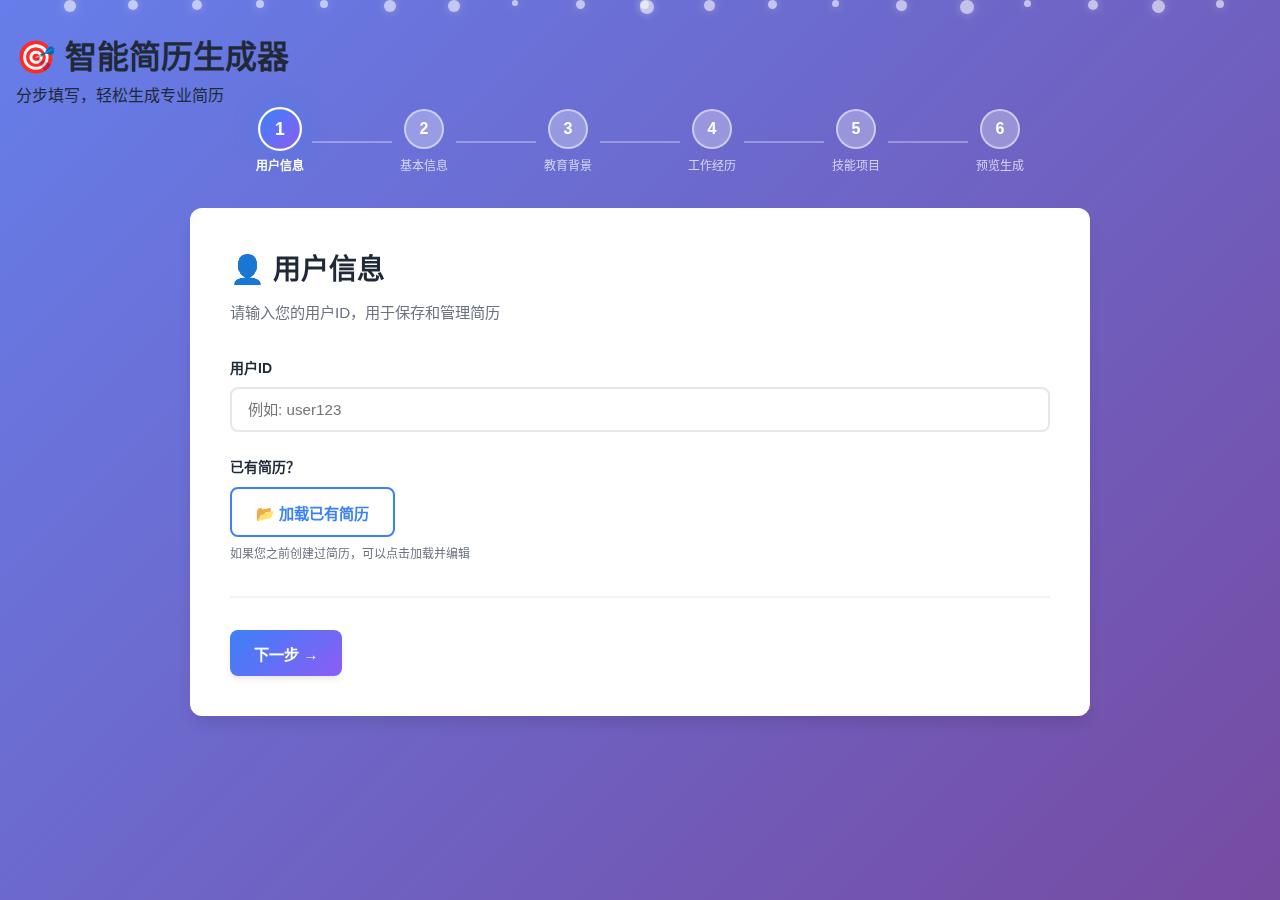
<file: web/index.html>
<!DOCTYPE html>
<html lang="zh-CN">
<head>
    <meta charset="UTF-8">
    <meta name="viewport" content="width=device-width, initial-scale=1.0">
    <title>智能简历生成器</title>
    <link rel="stylesheet" href="styles.css">
</head>
<body>
    <!-- 粒子背景动画 -->
    <div class="particles-background">
        <div class="particle"></div>
        <div class="particle"></div>
        <div class="particle"></div>
        <div class="particle"></div>
        <div class="particle"></div>
        <div class="particle"></div>
        <div class="particle"></div>
        <div class="particle"></div>
        <div class="particle"></div>
        <div class="particle"></div>
        <div class="particle"></div>
        <div class="particle"></div>
        <div class="particle"></div>
        <div class="particle"></div>
        <div class="particle"></div>
        <div class="particle"></div>
        <div class="particle"></div>
        <div class="particle"></div>
        <div class="particle"></div>
        <div class="particle"></div>
    </div>

    <div class="container">
        <!-- 头部 -->
        <header class="header">
            <h1>🎯 智能简历生成器</h1>
            <p class="subtitle">分步填写，轻松生成专业简历</p>
        </header>

        <!-- 进度条 -->
        <div class="progress-bar">
            <div class="progress-step active" data-step="1">
                <div class="step-circle">1</div>
                <div class="step-label">用户信息</div>
            </div>
            <div class="progress-line"></div>
            <div class="progress-step" data-step="2">
                <div class="step-circle">2</div>
                <div class="step-label">基本信息</div>
            </div>
            <div class="progress-line"></div>
            <div class="progress-step" data-step="3">
                <div class="step-circle">3</div>
                <div class="step-label">教育背景</div>
            </div>
            <div class="progress-line"></div>
            <div class="progress-step" data-step="4">
                <div class="step-circle">4</div>
                <div class="step-label">工作经历</div>
            </div>
            <div class="progress-line"></div>
            <div class="progress-step" data-step="5">
                <div class="step-circle">5</div>
                <div class="step-label">技能项目</div>
            </div>
            <div class="progress-line"></div>
            <div class="progress-step" data-step="6">
                <div class="step-circle">6</div>
                <div class="step-label">预览生成</div>
            </div>
        </div>

        <!-- 主卡片 -->
        <div class="main-card">
            <!-- 步骤1: 用户信息 -->
            <div class="form-step active" id="step1">
                <h2>👤 用户信息</h2>
                <p class="step-description">请输入您的用户ID，用于保存和管理简历</p>

                <div class="form-group">
                    <label for="userID">用户ID</label>
                    <input type="text" id="userID" placeholder="例如: user123" required />
                </div>

                <div class="form-group">
                    <label>已有简历？</label>
                    <button type="button" id="loadExistingBtn" class="btn btn-outline">
                        📂 加载已有简历
                    </button>
                    <small class="helper-text">如果您之前创建过简历，可以点击加载并编辑</small>
                </div>
            </div>

            <!-- 步骤2: 基本信息 -->
            <div class="form-step" id="step2">
                <h2>📝 基本信息</h2>
                <p class="step-description">填写您的个人基本信息</p>

                <div class="form-grid">
                    <div class="form-group">
                        <label for="name">姓名 <span class="required">*</span></label>
                        <input type="text" id="name" placeholder="张三" required />
                    </div>

                    <div class="form-group">
                        <label for="email">邮箱 <span class="required">*</span></label>
                        <input type="email" id="email" placeholder="zhangsan@example.com" required />
                    </div>

                    <div class="form-group">
                        <label for="phone">电话</label>
                        <input type="tel" id="phone" placeholder="13812345678" />
                    </div>

                    <div class="form-group">
                        <label for="location">所在地</label>
                        <input type="text" id="location" placeholder="北京市朝阳区" />
                    </div>

                    <div class="form-group full-width">
                        <label for="title">职位/职称</label>
                        <input type="text" id="title" placeholder="高级软件工程师" />
                    </div>
                </div>
            </div>

            <!-- 步骤3: 教育背景 -->
            <div class="form-step" id="step3">
                <h2>🎓 教育背景</h2>
                <p class="step-description">填写您的教育经历（可添加多条）</p>

                <div id="educationList"></div>
                <button type="button" id="addEducationBtn" class="btn btn-outline btn-add">
                    ➕ 添加教育经历
                </button>
            </div>

            <!-- 步骤4: 工作经历 -->
            <div class="form-step" id="step4">
                <h2>💼 工作经历</h2>
                <p class="step-description">填写您的工作经验（可添加多条）</p>

                <div id="experienceList"></div>
                <button type="button" id="addExperienceBtn" class="btn btn-outline btn-add">
                    ➕ 添加工作经历
                </button>
            </div>

            <!-- 步骤5: 技能与项目 -->
            <div class="form-step" id="step5">
                <h2>⚡ 技能与项目</h2>
                <p class="step-description">展示您的专业技能和项目经验</p>

                <!-- 技能 -->
                <div class="form-section">
                    <h3>技能特长</h3>
                    <div class="form-group">
                        <label for="skills">技能列表</label>
                        <input type="text" id="skills" placeholder="用逗号分隔，例如: Go, Python, Docker, Kubernetes" />
                        <small class="helper-text">输入技能名称，用逗号或顿号分隔</small>
                    </div>
                </div>

                <!-- 项目经验 -->
                <div class="form-section">
                    <h3>项目经验</h3>
                    <div id="projectsList"></div>
                    <button type="button" id="addProjectBtn" class="btn btn-outline btn-add">
                        ➕ 添加项目
                    </button>
                </div>

                <!-- GitHub -->
                <div class="form-section">
                    <h3>GitHub 项目</h3>
                    <div class="form-group">
                        <label for="githubURL">GitHub 仓库链接</label>
                        <input type="url" id="githubURL" placeholder="https://github.com/username/repo" />
                        <small class="helper-text">AI会自动分析并提取项目信息</small>
                    </div>
                    <button type="button" id="addGithubBtn" class="btn btn-secondary">
                        🔗 分析并添加
                    </button>
                </div>
            </div>

            <!-- 步骤6: 预览与生成 -->
            <div class="form-step" id="step6">
                <h2>📄 预览与生成</h2>
                <p class="step-description">检查您的简历信息，确认无误后生成</p>

                <!-- 预览区域 -->
                <div class="preview-container">
                    <div id="previewContent" class="preview-content"></div>
                </div>

                <!-- 生成按钮 -->
                <div class="generate-actions">
                    <button type="button" id="generateBtn" class="btn btn-primary btn-large">
                        ✨ 生成简历
                    </button>
                    <button type="button" id="saveBtn" class="btn btn-success btn-large" style="display: none;">
                        💾 保存修改
                    </button>
                </div>

                <!-- 简历展示 -->
                <div id="resumeDisplay" style="display: none;">
                    <div class="divider"></div>
                    <h3>✅ 生成的简历</h3>
                    <div id="resumeContent" class="resume-content"></div>

                    <!-- 导出按钮 -->
                    <div class="export-actions">
                        <button type="button" id="exportPDFBtn" class="btn btn-outline">
                            📥 导出PDF
                        </button>
                        <button type="button" id="exportJSONBtn" class="btn btn-outline">
                            📥 导出JSON
                        </button>
                    </div>
                </div>
            </div>

            <!-- 导航按钮 -->
            <div class="navigation-buttons">
                <button type="button" id="prevBtn" class="btn btn-outline" style="display: none;">
                    ← 上一步
                </button>
                <button type="button" id="nextBtn" class="btn btn-primary">
                    下一步 →
                </button>
            </div>
        </div>
    </div>

    <!-- Toast通知 -->
    <div id="toast" class="toast"></div>

    <script src="app.js"></script>
</body>
</html>
</file>
<file: web/styles.css>
/* ========== 全局样式 ========== */
* {
    margin: 0;
    padding: 0;
    box-sizing: border-box;
}

:root {
    /* 颜色变量 */
    --primary-color: #3b82f6;
    --primary-hover: #2563eb;
    --secondary-color: #8b5cf6;
    --success-color: #10b981;
    --danger-color: #ef4444;
    --warning-color: #f59e0b;
    --text-primary: #1f2937;
    --text-secondary: #6b7280;
    --border-color: #e5e7eb;
    --bg-primary: #ffffff;
    --bg-secondary: #f9fafb;
    --bg-tertiary: #f3f4f6;

    /* 渐变变量 */
    --primary-gradient: linear-gradient(135deg, #3b82f6, #8b5cf6);

    /* 阴影变量 */
    --shadow-sm: 0 1px 2px 0 rgba(0, 0, 0, 0.05);
    --shadow-md: 0 4px 6px -1px rgba(0, 0, 0, 0.1);
    --shadow-lg: 0 10px 15px -3px rgba(0, 0, 0, 0.1);

    /* 圆角变量 */
    --radius-sm: 0.375rem;
    --radius-md: 0.5rem;
    --radius-lg: 0.75rem;
}

body {
    font-family: -apple-system, BlinkMacSystemFont, 'Segoe UI', 'Roboto', 'Helvetica Neue', Arial, sans-serif;
    background: linear-gradient(135deg, #667eea 0%, #764ba2 50%, #f093fb 100%);
    background-size: 200% 200%;
    animation: gradientShift 15s ease infinite;
    color: var(--text-primary);
    line-height: 1.6;
    min-height: 100vh;
    padding: 2rem 1rem;
    overflow-x: hidden;
    position: relative;
}

@keyframes gradientShift {
    0% {
        background-position: 0% 50%;
    }
    50% {
        background-position: 100% 50%;
    }
    100% {
        background-position: 0% 50%;
    }
}

/* ========== 粒子背景动画 ========== */
.particles-background {
    position: fixed;
    top: 0;
    left: 0;
    width: 100%;
    height: 100%;
    pointer-events: none;
    z-index: 0;
    overflow: hidden;
}

.particle {
    position: absolute;
    background: rgba(255, 255, 255, 0.6);
    border-radius: 50%;
    pointer-events: none;
    box-shadow: 0 0 10px rgba(255, 255, 255, 0.3);
}

/* 为每个粒子设置不同的大小、位置和动画 */
.particle:nth-child(1) {
    width: 10px;
    height: 10px;
    left: 10%;
    animation: float 20s infinite ease-in-out;
}

.particle:nth-child(2) {
    width: 8px;
    height: 8px;
    left: 20%;
    animation: float 25s infinite ease-in-out 2s;
}

.particle:nth-child(3) {
    width: 12px;
    height: 12px;
    left: 30%;
    animation: float 18s infinite ease-in-out 4s;
}

.particle:nth-child(4) {
    width: 6px;
    height: 6px;
    left: 40%;
    animation: float 22s infinite ease-in-out 1s;
}

.particle:nth-child(5) {
    width: 14px;
    height: 14px;
    left: 50%;
    animation: float 24s infinite ease-in-out 3s;
}

.particle:nth-child(6) {
    width: 9px;
    height: 9px;
    left: 60%;
    animation: float 19s infinite ease-in-out 5s;
}

.particle:nth-child(7) {
    width: 11px;
    height: 11px;
    left: 70%;
    animation: float 21s infinite ease-in-out 2.5s;
}

.particle:nth-child(8) {
    width: 7px;
    height: 7px;
    left: 80%;
    animation: float 23s infinite ease-in-out 1.5s;
}

.particle:nth-child(9) {
    width: 13px;
    height: 13px;
    left: 90%;
    animation: float 26s infinite ease-in-out 4.5s;
}

.particle:nth-child(10) {
    width: 10px;
    height: 10px;
    left: 15%;
    animation: float 20s infinite ease-in-out 3.5s;
}

.particle:nth-child(11) {
    width: 8px;
    height: 8px;
    left: 25%;
    animation: float 22s infinite ease-in-out 1.2s;
}

.particle:nth-child(12) {
    width: 12px;
    height: 12px;
    left: 35%;
    animation: float 24s infinite ease-in-out 4.8s;
}

.particle:nth-child(13) {
    width: 9px;
    height: 9px;
    left: 45%;
    animation: float 19s infinite ease-in-out 2.3s;
}

.particle:nth-child(14) {
    width: 11px;
    height: 11px;
    left: 55%;
    animation: float 21s infinite ease-in-out 3.7s;
}

.particle:nth-child(15) {
    width: 7px;
    height: 7px;
    left: 65%;
    animation: float 23s infinite ease-in-out 1.8s;
}

.particle:nth-child(16) {
    width: 14px;
    height: 14px;
    left: 75%;
    animation: float 25s infinite ease-in-out 4.2s;
}

.particle:nth-child(17) {
    width: 10px;
    height: 10px;
    left: 85%;
    animation: float 20s infinite ease-in-out 2.8s;
}

.particle:nth-child(18) {
    width: 8px;
    height: 8px;
    left: 95%;
    animation: float 22s infinite ease-in-out 3.3s;
}

.particle:nth-child(19) {
    width: 12px;
    height: 12px;
    left: 5%;
    animation: float 24s infinite ease-in-out 1.4s;
}

.particle:nth-child(20) {
    width: 9px;
    height: 9px;
    left: 50%;
    animation: float 19s infinite ease-in-out 4.6s;
}

@keyframes float {
    0% {
        transform: translateY(100vh) translateX(0) rotate(0deg);
        opacity: 0;
    }
    10% {
        opacity: 1;
    }
    90% {
        opacity: 1;
    }
    100% {
        transform: translateY(-100vh) translateX(100px) rotate(360deg);
        opacity: 0;
    }
}

/* ========== 进度条样式 ========== */
.progress-bar {
    display: flex;
    align-items: center;
    justify-content: center;
    margin-bottom: 2rem;
    padding: 0 1rem;
    position: relative;
    z-index: 1;
}

.progress-step {
    display: flex;
    flex-direction: column;
    align-items: center;
    gap: 0.5rem;
    position: relative;
}

.step-circle {
    width: 40px;
    height: 40px;
    border-radius: 50%;
    background: rgba(255, 255, 255, 0.3);
    color: white;
    display: flex;
    align-items: center;
    justify-content: center;
    font-weight: 700;
    font-size: 1rem;
    transition: all 0.3s ease;
    border: 2px solid rgba(255, 255, 255, 0.5);
}

.progress-step.active .step-circle {
    background: linear-gradient(135deg, var(--primary-color), var(--secondary-color));
    border-color: white;
    box-shadow: 0 0 20px rgba(59, 130, 246, 0.5);
    transform: scale(1.1);
}

.progress-step.completed .step-circle {
    background: var(--success-color);
    border-color: white;
}

.step-label {
    font-size: 0.75rem;
    color: rgba(255, 255, 255, 0.7);
    font-weight: 500;
    white-space: nowrap;
}

.progress-step.active .step-label {
    color: white;
    font-weight: 700;
}

.progress-line {
    height: 2px;
    background: rgba(255, 255, 255, 0.3);
    flex: 1;
    margin: 0 0.5rem;
    max-width: 80px;
}

.progress-step.completed ~ .progress-line {
    background: var(--success-color);
}

/* ========== 主卡片样式 ========== */
.main-card {
    background: white;
    border-radius: var(--radius-lg);
    padding: 2.5rem;
    box-shadow: var(--shadow-lg);
    max-width: 900px;
    margin: 0 auto;
    position: relative;
    z-index: 1;
    min-height: 500px;
}

/* ========== 表单步骤样式 ========== */
.form-step {
    display: none;
    animation: fadeInUp 0.4s ease;
}

.form-step.active {
    display: block;
}

@keyframes fadeInUp {
    from {
        opacity: 0;
        transform: translateY(20px);
    }
    to {
        opacity: 1;
        transform: translateY(0);
    }
}

.form-step h2 {
    font-size: 1.75rem;
    color: var(--text-primary);
    margin-bottom: 0.5rem;
}

.step-description {
    color: var(--text-secondary);
    margin-bottom: 2rem;
    font-size: 0.95rem;
}

/* ========== 表单网格 ========== */
.form-grid {
    display: grid;
    grid-template-columns: repeat(2, 1fr);
    gap: 1.5rem;
}

.form-group.full-width {
    grid-column: 1 / -1;
}

/* ========== 表单组件 ========== */
.form-group {
    margin-bottom: 1.5rem;
}

.form-group label {
    display: block;
    font-weight: 600;
    margin-bottom: 0.5rem;
    color: var(--text-primary);
    font-size: 0.875rem;
}

.required {
    color: var(--danger-color);
}

.form-group input,
.form-group textarea,
.form-group select {
    width: 100%;
    padding: 0.75rem 1rem;
    border: 2px solid var(--border-color);
    border-radius: var(--radius-md);
    font-size: 0.95rem;
    transition: all 0.2s ease;
    font-family: inherit;
}

.form-group input:focus,
.form-group textarea:focus,
.form-group select:focus {
    outline: none;
    border-color: var(--primary-color);
    box-shadow: 0 0 0 3px rgba(59, 130, 246, 0.1);
}

.form-group textarea {
    resize: vertical;
    min-height: 100px;
}

.helper-text {
    display: block;
    margin-top: 0.5rem;
    font-size: 0.75rem;
    color: var(--text-secondary);
}

/* ========== 按钮样式 ========== */
.btn {
    padding: 0.75rem 1.5rem;
    border: none;
    border-radius: var(--radius-md);
    font-size: 0.95rem;
    font-weight: 600;
    cursor: pointer;
    transition: all 0.2s ease;
    display: inline-flex;
    align-items: center;
    gap: 0.5rem;
    white-space: nowrap;
}

.btn-icon {
    font-size: 1.1rem;
}

.btn-primary {
    background: linear-gradient(135deg, var(--primary-color), var(--secondary-color));
    color: white;
    box-shadow: var(--shadow-md);
}

.btn-primary:hover {
    transform: translateY(-2px);
    box-shadow: var(--shadow-lg);
}

.btn-secondary {
    background: var(--secondary-color);
    color: white;
}

.btn-secondary:hover {
    background: #7c3aed;
    transform: translateY(-2px);
}

.btn-success {
    background: var(--success-color);
    color: white;
}

.btn-success:hover {
    background: #059669;
    transform: translateY(-2px);
}

.btn-outline {
    background: white;
    color: var(--primary-color);
    border: 2px solid var(--primary-color);
}

.btn-outline:hover {
    background: var(--primary-color);
    color: white;
}

.btn-large {
    padding: 1rem 2rem;
    font-size: 1.1rem;
}

.btn-add {
    margin-top: 1rem;
}

.btn:disabled {
    opacity: 0.5;
    cursor: not-allowed;
}

/* ========== 导航按钮 ========== */
.navigation-buttons {
    display: flex;
    justify-content: space-between;
    margin-top: 2rem;
    padding-top: 2rem;
    border-top: 2px solid var(--bg-tertiary);
}

/* ========== 动态列表样式 ========== */
.dynamic-item {
    background: var(--bg-secondary);
    padding: 1.5rem;
    border-radius: var(--radius-md);
    margin-bottom: 1rem;
    border-left: 4px solid var(--primary-color);
    position: relative;
}

.item-header {
    display: flex;
    justify-content: space-between;
    align-items: center;
    margin-bottom: 1rem;
}

.item-title {
    font-weight: 600;
    color: var(--text-primary);
}

.btn-remove {
    background: var(--danger-color);
    color: white;
    border: none;
    padding: 0.5rem 1rem;
    border-radius: var(--radius-sm);
    cursor: pointer;
    font-size: 0.875rem;
    transition: all 0.2s ease;
}

.btn-remove:hover {
    background: #dc2626;
}

.form-section {
    margin-bottom: 2rem;
    padding-bottom: 2rem;
    border-bottom: 2px solid var(--bg-tertiary);
}

.form-section:last-child {
    border-bottom: none;
}

.form-section h3 {
    font-size: 1.25rem;
    color: var(--text-primary);
    margin-bottom: 1rem;
}


/* ========== 预览区域样式 ========== */
.preview-container {
    background: var(--bg-secondary);
    border-radius: var(--radius-md);
    padding: 1.5rem;
    margin-bottom: 2rem;
    min-height: 300px;
}

.preview-content {
    color: var(--text-primary);
    line-height: 1.8;
}

.preview-section {
    margin-bottom: 1.5rem;
}

.preview-section h4 {
    font-size: 1.1rem;
    color: var(--primary-color);
    margin-bottom: 0.75rem;
    font-weight: 600;
}

.preview-item {
    margin-bottom: 0.5rem;
    padding-left: 1rem;
    position: relative;
}

.preview-item::before {
    content: "▸";
    position: absolute;
    left: 0;
    color: var(--primary-color);
}

/* ========== 生成/导出按钮区域 ========== */
.generate-actions,
.export-actions {
    display: flex;
    gap: 1rem;
    justify-content: center;
    margin-bottom: 2rem;
}

.divider {
    height: 2px;
    background: linear-gradient(90deg, transparent, var(--primary-color), transparent);
    margin: 2rem 0;
}

/* ========== 简历展示样式 ========== */
.resume-content {
    animation: fadeIn 0.3s ease;
}

@keyframes fadeIn {
    from {
        opacity: 0;
        transform: translateY(10px);
    }
    to {
        opacity: 1;
        transform: translateY(0);
    }
}

.resume-section {
    margin-bottom: 2rem;
    padding-bottom: 2rem;
    border-bottom: 2px solid var(--bg-tertiary);
}

.resume-section:last-child {
    border-bottom: none;
}

.resume-section h3 {
    font-size: 1.25rem;
    color: var(--text-primary);
    margin-bottom: 1rem;
    display: flex;
    align-items: center;
    gap: 0.5rem;
}

/* 基本信息网格 */
.basic-info-grid {
    display: grid;
    grid-template-columns: repeat(auto-fit, minmax(200px, 1fr));
    gap: 1rem;
}

.info-item {
    background: var(--bg-secondary);
    padding: 0.75rem 1rem;
    border-radius: var(--radius-sm);
    border-left: 3px solid var(--primary-color);
}

.info-label {
    font-size: 0.75rem;
    color: var(--text-secondary);
    margin-bottom: 0.25rem;
}

.info-value {
    font-size: 0.95rem;
    font-weight: 600;
    color: var(--text-primary);
}

/* 教育/工作/项目条目 */
.education-item,
.experience-item,
.project-item {
    background: var(--bg-secondary);
    padding: 1.25rem;
    border-radius: var(--radius-md);
    margin-bottom: 1rem;
    border-left: 4px solid var(--primary-color);
}

.education-item:last-child,
.experience-item:last-child,
.project-item:last-child {
    margin-bottom: 0;
}

.item-header {
    display: flex;
    justify-content: space-between;
    align-items: start;
    margin-bottom: 0.75rem;
    flex-wrap: wrap;
    gap: 0.5rem;
}

.item-title {
    font-size: 1.1rem;
    font-weight: 700;
    color: var(--text-primary);
}

.item-subtitle {
    font-size: 0.95rem;
    color: var(--text-secondary);
    margin-top: 0.25rem;
}

.item-date {
    font-size: 0.875rem;
    color: var(--text-secondary);
    background: white;
    padding: 0.25rem 0.75rem;
    border-radius: var(--radius-sm);
}

.item-description {
    color: var(--text-primary);
    margin-bottom: 0.75rem;
    line-height: 1.6;
}

.item-list {
    list-style: none;
    padding: 0;
}

.item-list li {
    padding-left: 1.5rem;
    position: relative;
    margin-bottom: 0.5rem;
    color: var(--text-primary);
}

.item-list li::before {
    content: "▸";
    position: absolute;
    left: 0;
    color: var(--primary-color);
    font-weight: bold;
}

/* 技能标签 */
.skills-container {
    display: flex;
    flex-wrap: wrap;
    gap: 0.75rem;
}

.skill-tag {
    background: linear-gradient(135deg, var(--primary-color), var(--secondary-color));
    color: white;
    padding: 0.5rem 1rem;
    border-radius: 2rem;
    font-size: 0.875rem;
    font-weight: 600;
    box-shadow: var(--shadow-sm);
    transition: transform 0.2s ease;
}

.skill-tag:hover {
    transform: translateY(-2px);
}

.tech-stack {
    display: flex;
    flex-wrap: wrap;
    gap: 0.5rem;
    margin-top: 0.75rem;
}

.tech-tag {
    background: white;
    color: var(--primary-color);
    padding: 0.25rem 0.75rem;
    border-radius: var(--radius-sm);
    font-size: 0.75rem;
    font-weight: 600;
    border: 1px solid var(--border-color);
}

/* ========== Toast通知 ========== */
.toast {
    position: fixed;
    top: 2rem;
    right: 2rem;
    background: white;
    color: var(--text-primary);
    padding: 1rem 1.5rem;
    border-radius: var(--radius-md);
    box-shadow: var(--shadow-lg);
    display: none;
    align-items: center;
    gap: 0.75rem;
    z-index: 10000;
    min-width: 300px;
    animation: slideIn 0.3s ease;
}

.toast.show {
    display: flex;
}

.toast.success {
    border-left: 4px solid var(--success-color);
}

.toast.error {
    border-left: 4px solid var(--danger-color);
}

.toast.info {
    border-left: 4px solid var(--primary-color);
}

@keyframes slideIn {
    from {
        transform: translateX(400px);
        opacity: 0;
    }
    to {
        transform: translateX(0);
        opacity: 1;
    }
}

/* ========== 响应式设计 ========== */
@media (max-width: 768px) {
    body {
        padding: 1rem 0.5rem;
    }

    .progress-bar {
        flex-wrap: wrap;
        gap: 0.5rem;
    }

    .progress-step {
        font-size: 0.7rem;
    }

    .progress-line {
        display: none;
    }

    .main-card {
        padding: 1.5rem;
    }

    .form-grid {
        grid-template-columns: 1fr;
    }

    .navigation-buttons {
        flex-direction: column;
        gap: 1rem;
    }

    .navigation-buttons .btn {
        width: 100%;
        justify-content: center;
    }

    .generate-actions,
    .export-actions {
        flex-direction: column;
    }

    .generate-actions .btn,
    .export-actions .btn {
        width: 100%;
    }

    .basic-info-grid {
        grid-template-columns: 1fr;
    }

    .toast {
        right: 1rem;
        left: 1rem;
        min-width: auto;
    }
}
</file>
